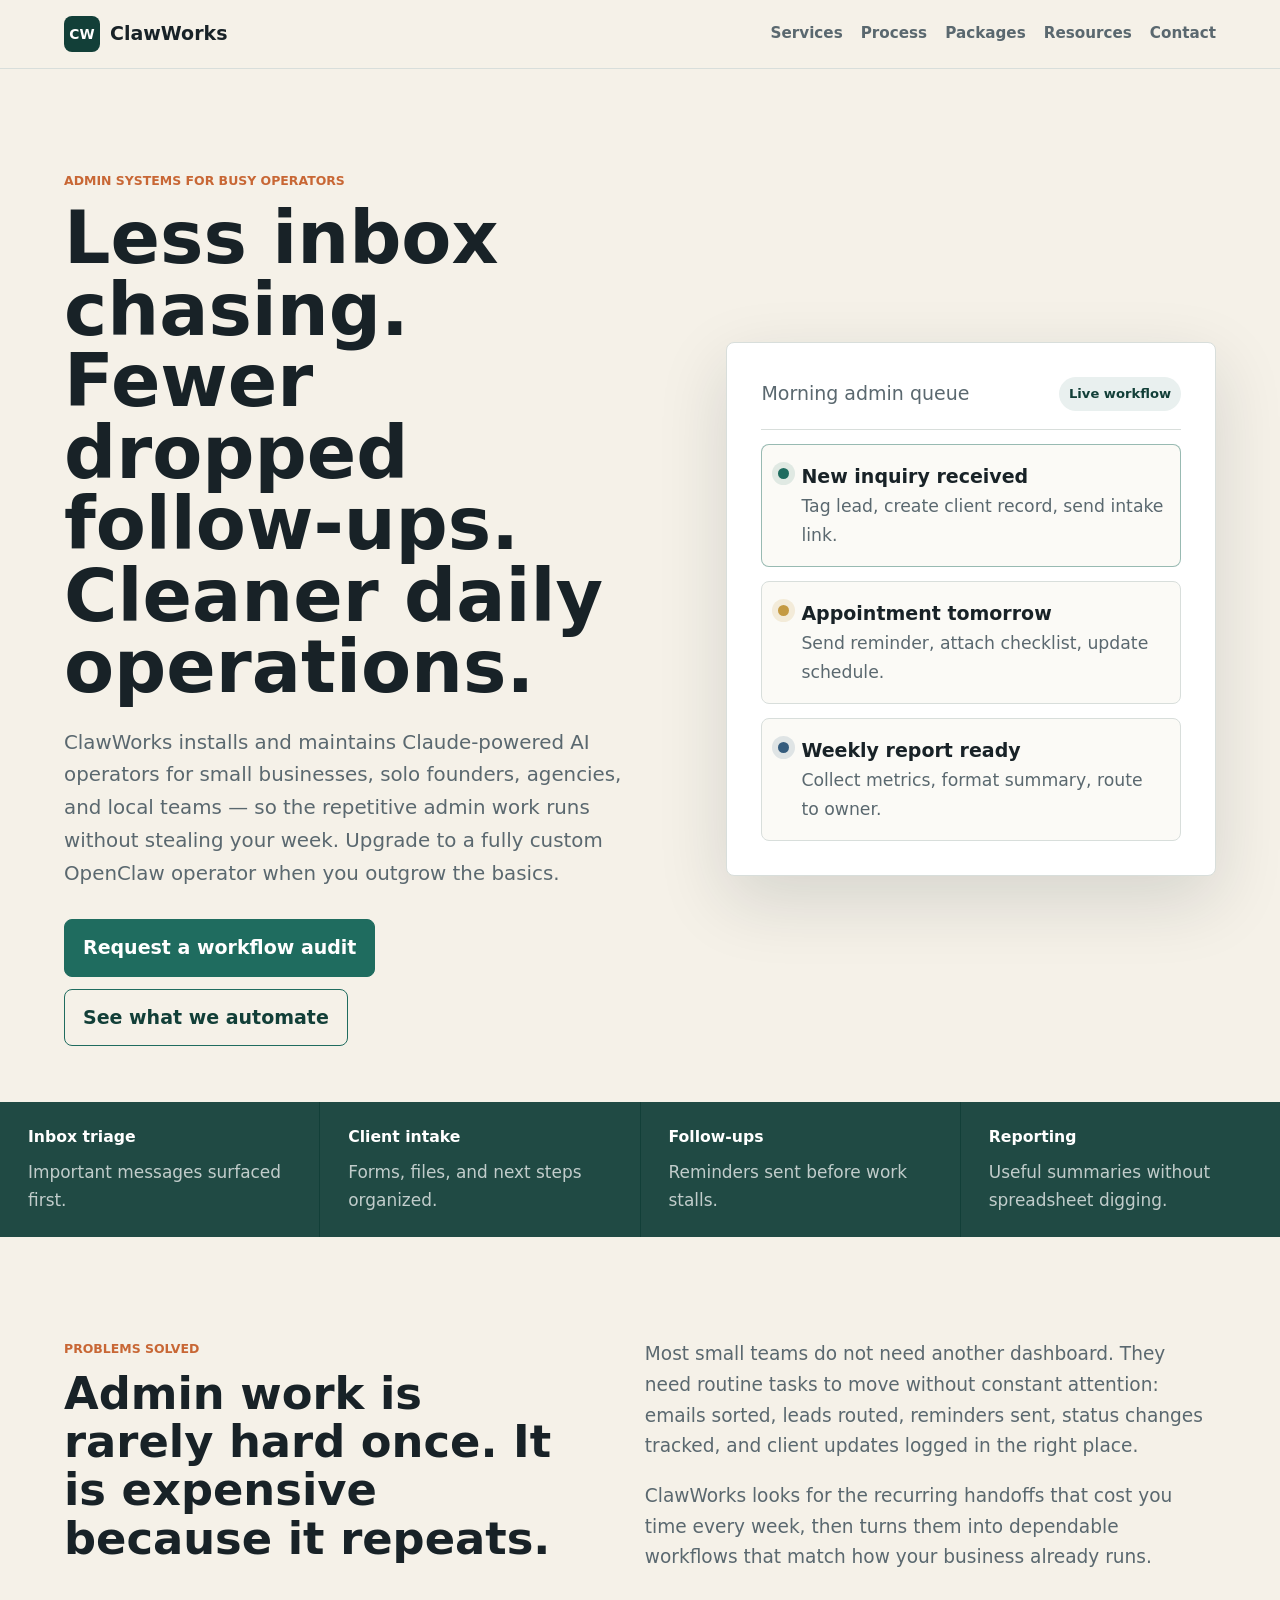
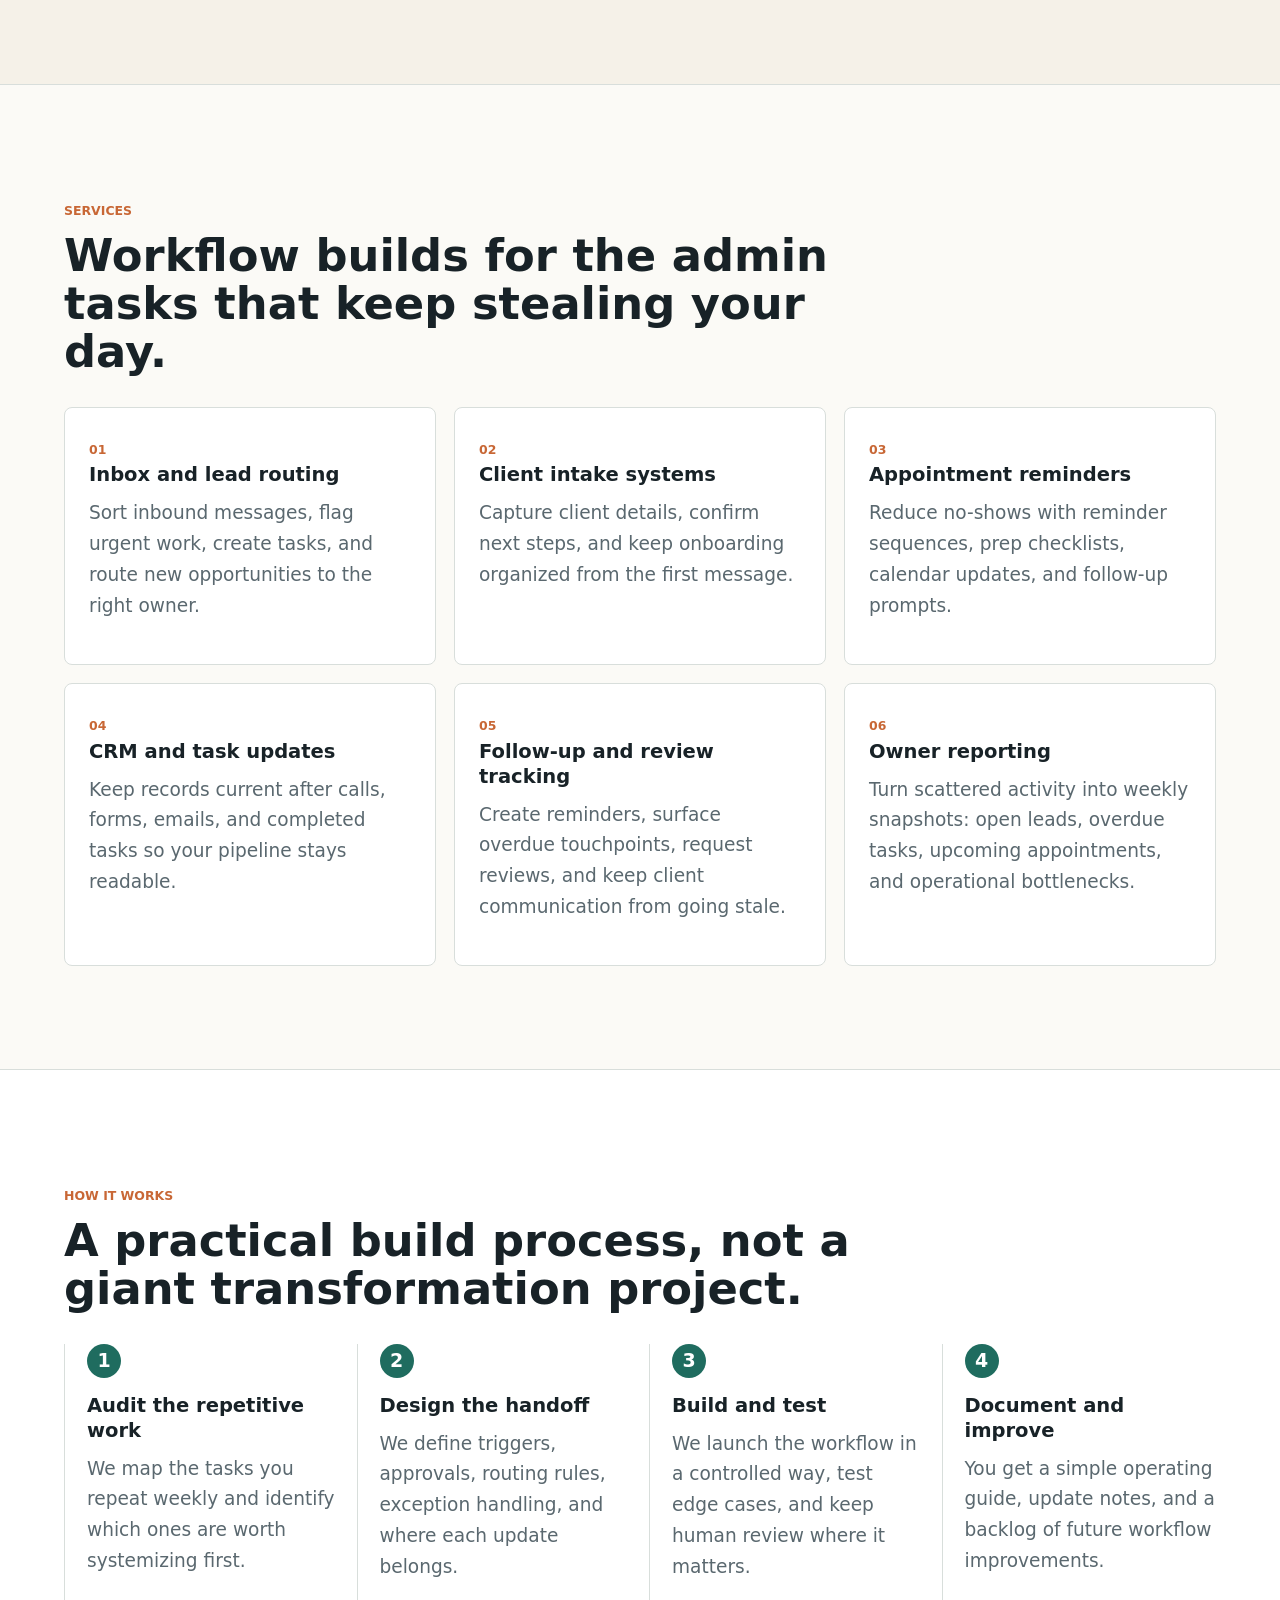
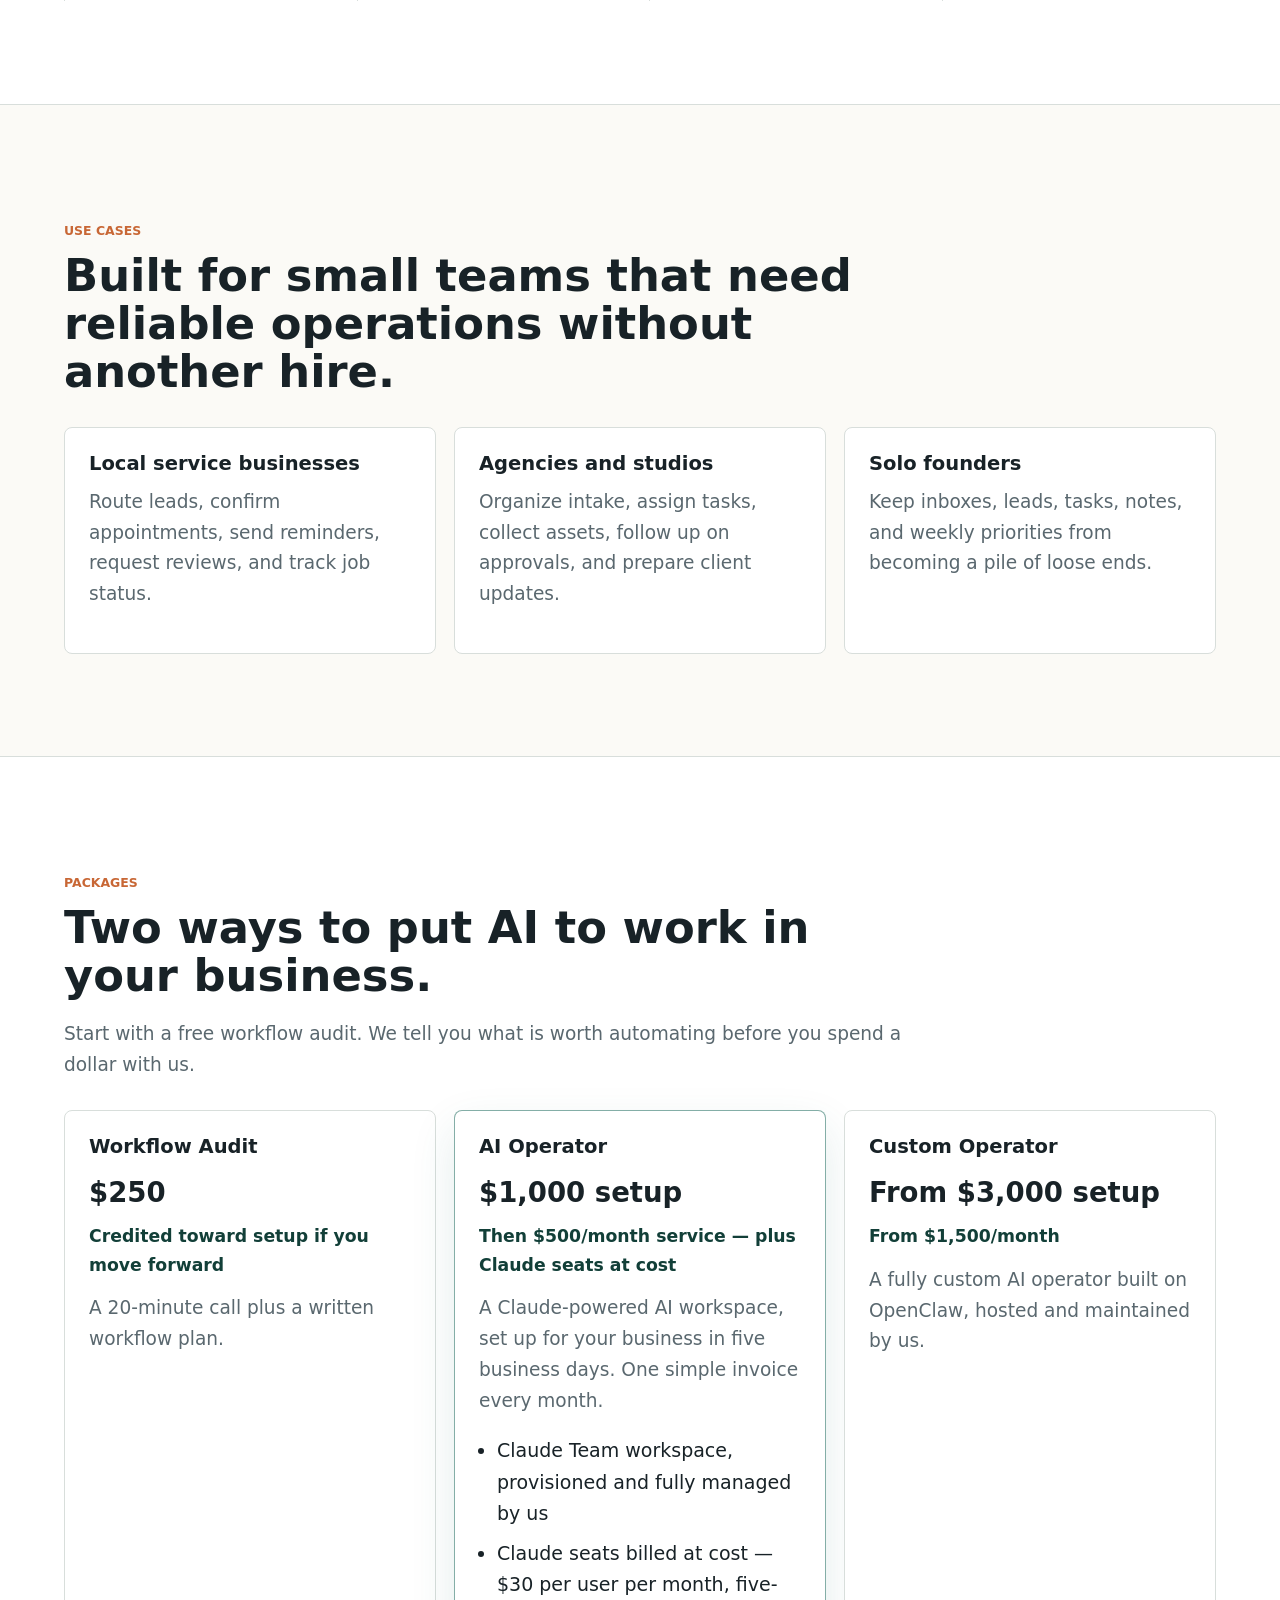
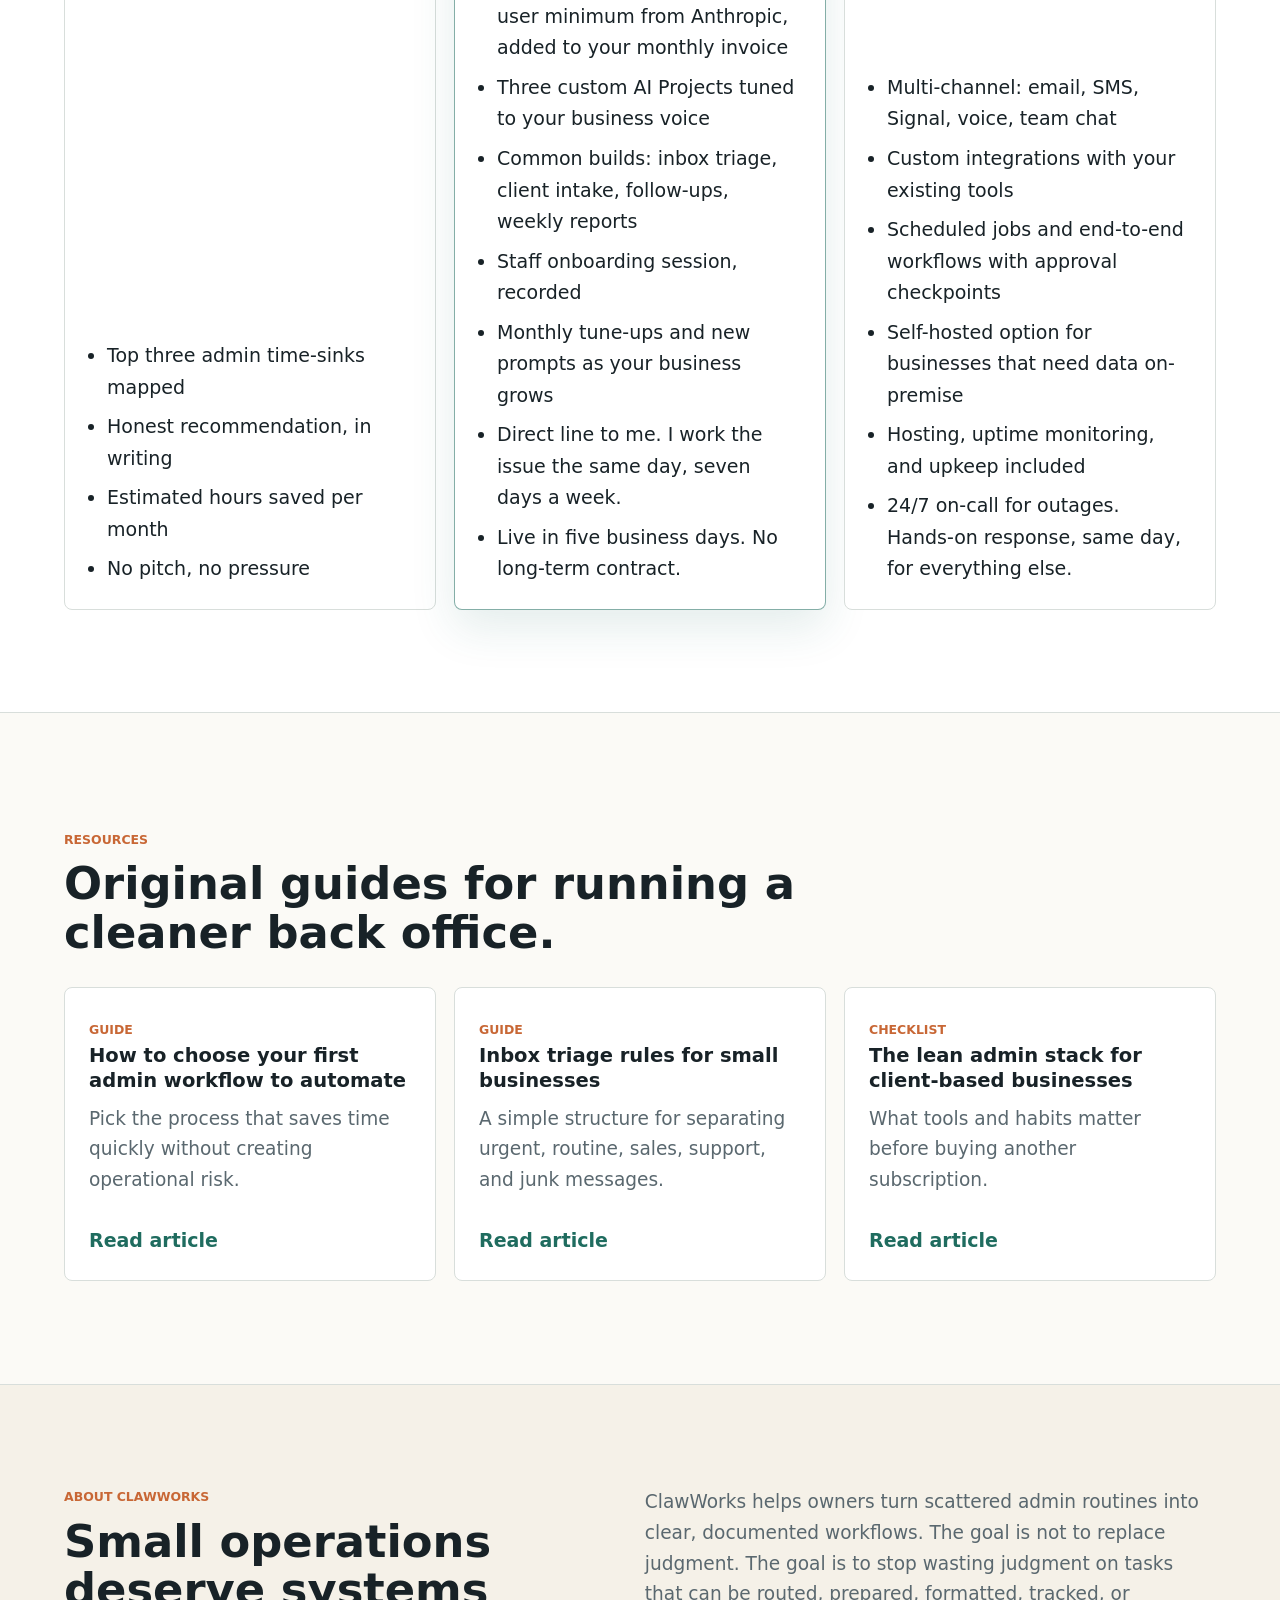
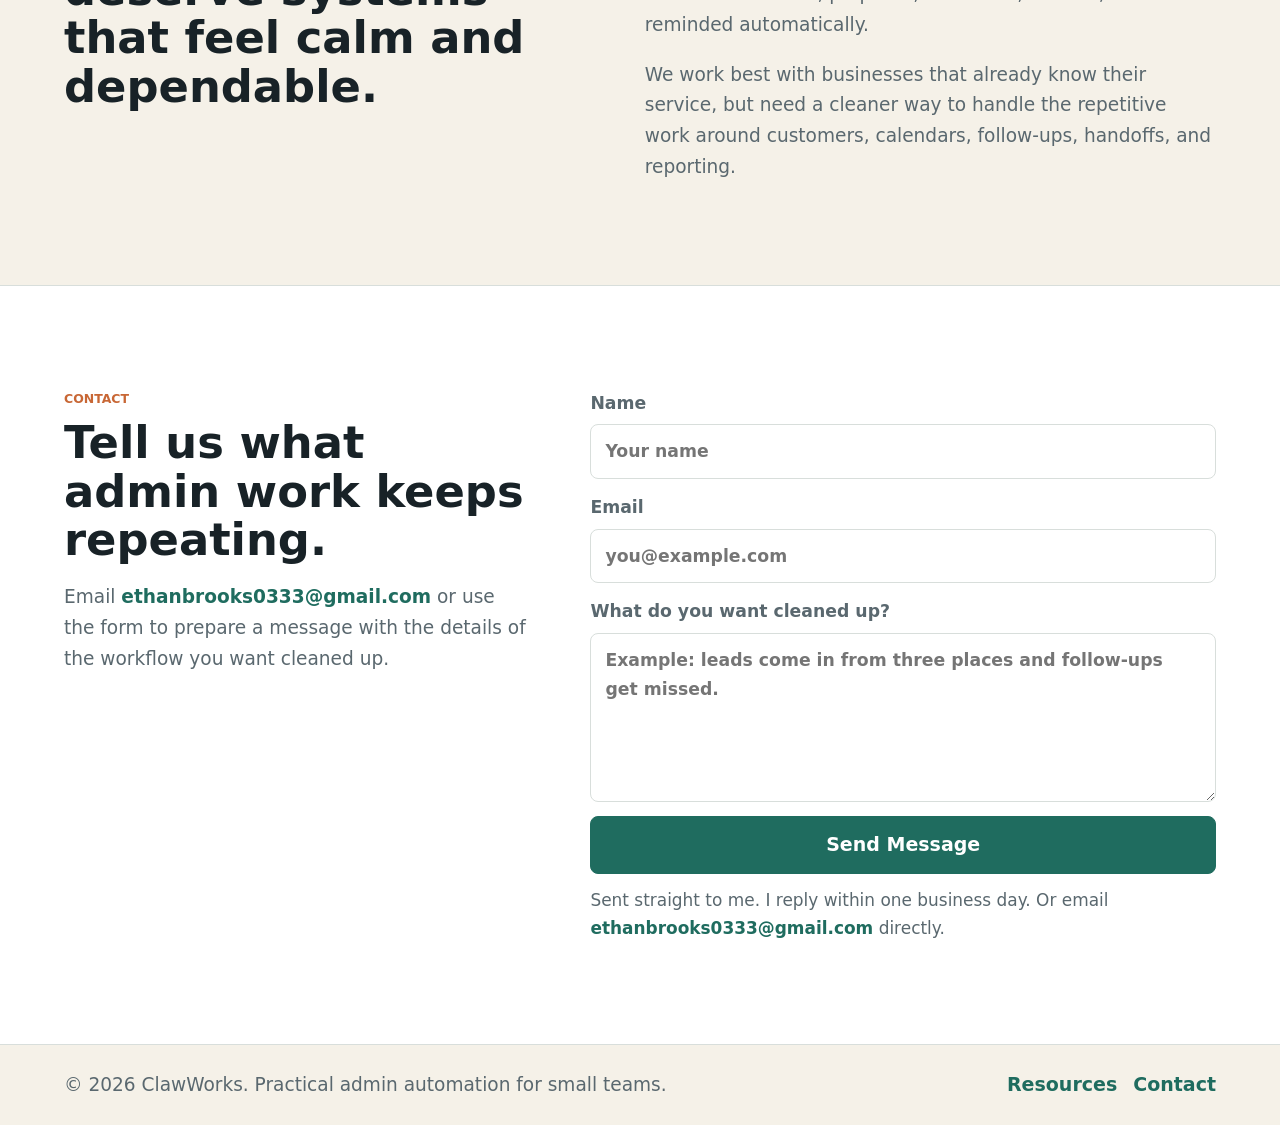
<file: index.html>
<!doctype html>
<html lang="en">
  <head>
    <meta charset="utf-8">
    <meta name="viewport" content="width=device-width, initial-scale=1">
    <title>ClawWorks | Claude AI Operators for Small Business</title>
    <meta
      name="description"
      content="ClawWorks installs and maintains Claude-powered AI operators for small businesses: inbox triage, client intake, follow-ups, weekly reports. Set up in five business days."
    >
    <link rel="stylesheet" href="styles.css">
  </head>
  <body>
    <header class="site-header">
      <a class="brand" href="index.html" aria-label="ClawWorks home">
        <span class="brand-mark">CW</span>
        <span>ClawWorks</span>
      </a>
      <button class="menu-button" type="button" aria-expanded="false" aria-controls="site-nav">
        Menu
      </button>
      <nav id="site-nav" class="site-nav" aria-label="Main navigation">
        <a href="#services">Services</a>
        <a href="#process">Process</a>
        <a href="#pricing">Packages</a>
        <a href="#resources">Resources</a>
        <a href="#contact">Contact</a>
      </nav>
    </header>

    <main>
      <section class="hero">
        <div class="hero-copy">
          <p class="eyebrow">Admin systems for busy operators</p>
          <h1>Less inbox chasing. Fewer dropped follow-ups. Cleaner daily operations.</h1>
          <p>
            ClawWorks installs and maintains Claude-powered AI operators for
            small businesses, solo founders, agencies, and local teams &mdash;
            so the repetitive admin work runs without stealing your week.
            Upgrade to a fully custom OpenClaw operator when you outgrow
            the basics.
          </p>
          <div class="hero-actions">
            <a class="button primary" href="#contact">Request a workflow audit</a>
            <a class="button secondary" href="#services">See what we automate</a>
          </div>
        </div>
        <div class="workflow-board" aria-label="Workflow example">
          <div class="board-header">
            <span>Morning admin queue</span>
            <strong>Live workflow</strong>
          </div>
          <div class="workflow-card active">
            <span class="status-dot"></span>
            <div>
              <strong>New inquiry received</strong>
              <p>Tag lead, create client record, send intake link.</p>
            </div>
          </div>
          <div class="workflow-card">
            <span class="status-dot amber"></span>
            <div>
              <strong>Appointment tomorrow</strong>
              <p>Send reminder, attach checklist, update schedule.</p>
            </div>
          </div>
          <div class="workflow-card">
            <span class="status-dot blue"></span>
            <div>
              <strong>Weekly report ready</strong>
              <p>Collect metrics, format summary, route to owner.</p>
            </div>
          </div>
        </div>
      </section>

      <section class="signal-strip" aria-label="Common outcomes">
        <div><strong>Inbox triage</strong><span>Important messages surfaced first.</span></div>
        <div><strong>Client intake</strong><span>Forms, files, and next steps organized.</span></div>
        <div><strong>Follow-ups</strong><span>Reminders sent before work stalls.</span></div>
        <div><strong>Reporting</strong><span>Useful summaries without spreadsheet digging.</span></div>
      </section>

      <section id="problems" class="section split">
        <div>
          <p class="eyebrow">Problems solved</p>
          <h2>Admin work is rarely hard once. It is expensive because it repeats.</h2>
        </div>
        <div class="text-stack">
          <p>
            Most small teams do not need another dashboard. They need routine
            tasks to move without constant attention: emails sorted, leads routed,
            reminders sent, status changes tracked, and client updates logged in
            the right place.
          </p>
          <p>
            ClawWorks looks for the recurring handoffs that cost you time every
            week, then turns them into dependable workflows that match how your
            business already runs.
          </p>
        </div>
      </section>

      <section id="services" class="section services">
        <div class="section-heading">
          <p class="eyebrow">Services</p>
          <h2>Workflow builds for the admin tasks that keep stealing your day.</h2>
        </div>
        <div class="card-grid">
          <article class="card">
            <span class="card-number">01</span>
            <h3>Inbox and lead routing</h3>
            <p>
              Sort inbound messages, flag urgent work, create tasks, and route
              new opportunities to the right owner.
            </p>
          </article>
          <article class="card">
            <span class="card-number">02</span>
            <h3>Client intake systems</h3>
            <p>
              Capture client details, confirm next steps, and keep
              onboarding organized from the first message.
            </p>
          </article>
          <article class="card">
            <span class="card-number">03</span>
            <h3>Appointment reminders</h3>
            <p>
              Reduce no-shows with reminder sequences, prep checklists, calendar
              updates, and follow-up prompts.
            </p>
          </article>
          <article class="card">
            <span class="card-number">04</span>
            <h3>CRM and task updates</h3>
            <p>
              Keep records current after calls, forms, emails, and completed
              tasks so your pipeline stays readable.
            </p>
          </article>
          <article class="card">
            <span class="card-number">05</span>
            <h3>Follow-up and review tracking</h3>
            <p>
              Create reminders, surface overdue touchpoints, request reviews,
              and keep client communication from going stale.
            </p>
          </article>
          <article class="card">
            <span class="card-number">06</span>
            <h3>Owner reporting</h3>
            <p>
              Turn scattered activity into weekly snapshots: open leads, overdue
              tasks, upcoming appointments, and operational bottlenecks.
            </p>
          </article>
        </div>
      </section>

      <section id="process" class="section process">
        <div class="section-heading">
          <p class="eyebrow">How it works</p>
          <h2>A practical build process, not a giant transformation project.</h2>
        </div>
        <div class="steps">
          <div class="step">
            <span>1</span>
            <h3>Audit the repetitive work</h3>
            <p>We map the tasks you repeat weekly and identify which ones are worth systemizing first.</p>
          </div>
          <div class="step">
            <span>2</span>
            <h3>Design the handoff</h3>
            <p>We define triggers, approvals, routing rules, exception handling, and where each update belongs.</p>
          </div>
          <div class="step">
            <span>3</span>
            <h3>Build and test</h3>
            <p>We launch the workflow in a controlled way, test edge cases, and keep human review where it matters.</p>
          </div>
          <div class="step">
            <span>4</span>
            <h3>Document and improve</h3>
            <p>You get a simple operating guide, update notes, and a backlog of future workflow improvements.</p>
          </div>
        </div>
      </section>

      <section id="use-cases" class="section use-cases">
        <div class="section-heading">
          <p class="eyebrow">Use cases</p>
          <h2>Built for small teams that need reliable operations without another hire.</h2>
        </div>
        <div class="use-case-list">
          <article>
            <h3>Local service businesses</h3>
            <p>Route leads, confirm appointments, send reminders, request reviews, and track job status.</p>
          </article>
          <article>
            <h3>Agencies and studios</h3>
            <p>Organize intake, assign tasks, collect assets, follow up on approvals, and prepare client updates.</p>
          </article>
          <article>
            <h3>Solo founders</h3>
            <p>Keep inboxes, leads, tasks, notes, and weekly priorities from becoming a pile of loose ends.</p>
          </article>
        </div>
      </section>

      <section id="pricing" class="section pricing">
        <div class="section-heading">
          <p class="eyebrow">Packages</p>
          <h2>Two ways to put AI to work in your business.</h2>
          <p>Start with a free workflow audit. We tell you what is worth automating before you spend a dollar with us.</p>
        </div>
        <div class="pricing-grid">
          <article class="price-card">
            <h3>Workflow Audit</h3>
            <p class="price">$250</p>
            <p class="price-note">Credited toward setup if you move forward</p>
            <p>A 20-minute call plus a written workflow plan.</p>
            <ul>
              <li>Top three admin time-sinks mapped</li>
              <li>Honest recommendation, in writing</li>
              <li>Estimated hours saved per month</li>
              <li>No pitch, no pressure</li>
            </ul>
          </article>
          <article class="price-card featured">
            <h3>AI Operator</h3>
            <p class="price">$1,000 setup</p>
            <p class="price-note">Then $500/month service &mdash; plus Claude seats at cost</p>
            <p>A Claude-powered AI workspace, set up for your business in five business days. One simple invoice every month.</p>
            <ul>
              <li>Claude Team workspace, provisioned and fully managed by us</li>
              <li>Claude seats billed at cost &mdash; $30 per user per month, five-user minimum from Anthropic, added to your monthly invoice</li>
              <li>Three custom AI Projects tuned to your business voice</li>
              <li>Common builds: inbox triage, client intake, follow-ups, weekly reports</li>
              <li>Staff onboarding session, recorded</li>
              <li>Monthly tune-ups and new prompts as your business grows</li>
              <li>Direct line to me. I work the issue the same day, seven days a week.</li>
              <li>Live in five business days. No long-term contract.</li>
            </ul>
          </article>
          <article class="price-card">
            <h3>Custom Operator</h3>
            <p class="price">From $3,000 setup</p>
            <p class="price-note">From $1,500/month</p>
            <p>A fully custom AI operator built on OpenClaw, hosted and maintained by us.</p>
            <ul>
              <li>Multi-channel: email, SMS, Signal, voice, team chat</li>
              <li>Custom integrations with your existing tools</li>
              <li>Scheduled jobs and end-to-end workflows with approval checkpoints</li>
              <li>Self-hosted option for businesses that need data on-premise</li>
              <li>Hosting, uptime monitoring, and upkeep included</li>
              <li>24/7 on-call for outages. Hands-on response, same day, for everything else.</li>
            </ul>
          </article>
        </div>
      </section>

      <section id="resources" class="section resources">
        <div class="section-heading">
          <p class="eyebrow">Resources</p>
          <h2>Original guides for running a cleaner back office.</h2>
        </div>
        <div class="resource-grid">
          <article class="resource-card">
            <span>Guide</span>
            <h3>How to choose your first admin workflow to automate</h3>
            <p>Pick the process that saves time quickly without creating operational risk.</p>
            <a href="resources/first-admin-workflow.html">Read article</a>
          </article>
          <article class="resource-card">
            <span>Guide</span>
            <h3>Inbox triage rules for small businesses</h3>
            <p>A simple structure for separating urgent, routine, sales, support, and junk messages.</p>
            <a href="resources/inbox-triage-rules.html">Read article</a>
          </article>
          <article class="resource-card">
            <span>Checklist</span>
            <h3>The lean admin stack for client-based businesses</h3>
            <p>What tools and habits matter before buying another subscription.</p>
            <a href="resources/lean-admin-stack.html">Read article</a>
          </article>
        </div>
      </section>

      <section id="about" class="section split about">
        <div>
          <p class="eyebrow">About ClawWorks</p>
          <h2>Small operations deserve systems that feel calm and dependable.</h2>
        </div>
        <div class="text-stack">
          <p>
            ClawWorks helps owners turn scattered admin routines into clear,
            documented workflows. The goal is not to replace judgment. The goal
            is to stop wasting judgment on tasks that can be routed, prepared,
            formatted, tracked, or reminded automatically.
          </p>
          <p>
            We work best with businesses that already know their service, but
            need a cleaner way to handle the repetitive work around customers,
            calendars, follow-ups, handoffs, and reporting.
          </p>
        </div>
      </section>

      <section id="contact" class="section contact">
        <div>
          <p class="eyebrow">Contact</p>
          <h2>Tell us what admin work keeps repeating.</h2>
          <p>
            Email <a href="mailto:ethanbrooks0333@gmail.com">ethanbrooks0333@gmail.com</a> or use
            the form to prepare a message with the details of the workflow you
            want cleaned up.
          </p>
        </div>
        <form
          class="contact-form"
          name="contact"
          method="POST"
          action="/"
          netlify
          netlify-honeypot="bot-field"
          aria-label="Contact form"
        >
          <input type="hidden" name="form-name" value="contact">
          <p hidden>
            <label>Do not fill this out: <input name="bot-field"></label>
          </p>
          <label>
            Name
            <input type="text" name="name" placeholder="Your name" required>
          </label>
          <label>
            Email
            <input type="email" name="email" placeholder="you@example.com" required>
          </label>
          <label>
            What do you want cleaned up?
            <textarea name="message" rows="5" placeholder="Example: leads come in from three places and follow-ups get missed." required></textarea>
          </label>
          <button type="submit">Send Message</button>
          <p class="form-note" id="form-note">
            Sent straight to me. I reply within one business day. Or email
            <a href="mailto:ethanbrooks0333@gmail.com">ethanbrooks0333@gmail.com</a>
            directly.
          </p>
        </form>
      </section>
    </main>

    <footer class="site-footer">
      <p>&copy; <span id="year"></span> ClawWorks. Practical admin automation for small teams.</p>
      <div>
        <a href="#resources">Resources</a>
        <a href="#contact">Contact</a>
      </div>
    </footer>

    <script src="script.js"></script>
  </body>
</html>
</file>
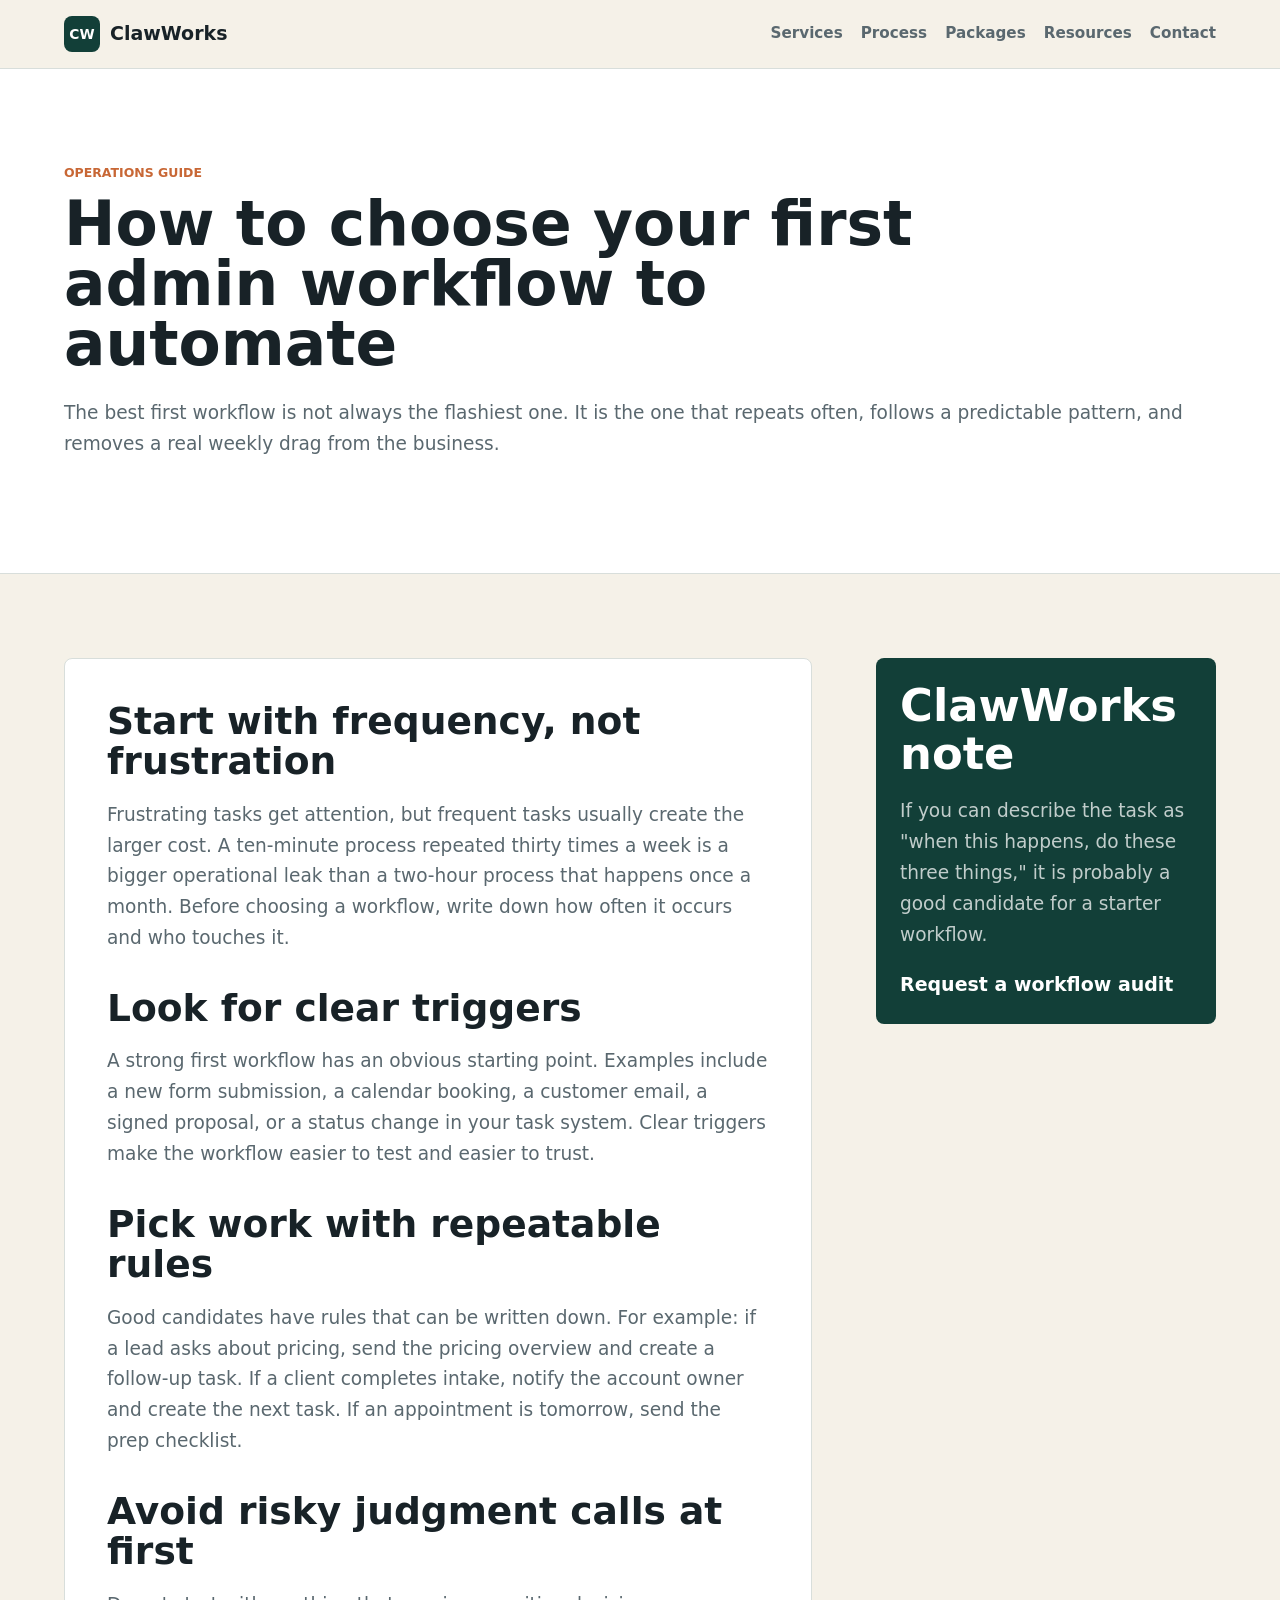
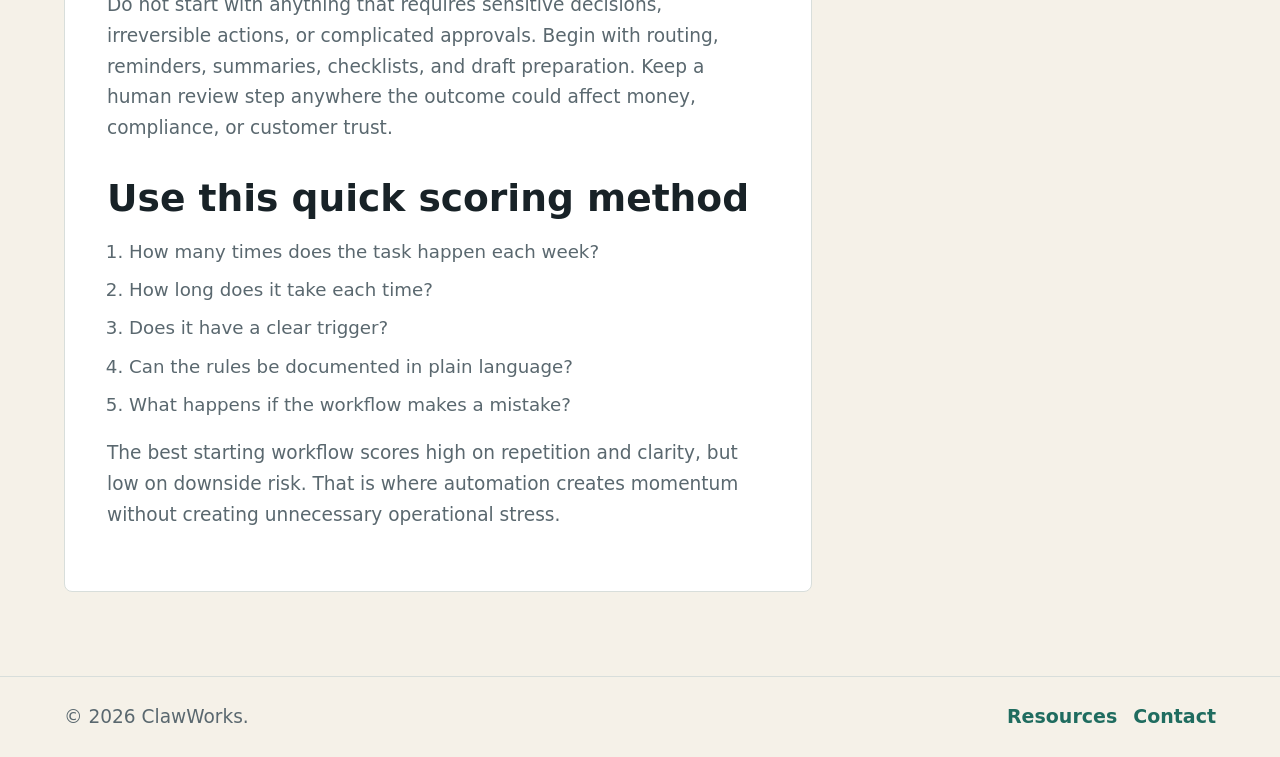
<file: resources/first-admin-workflow.html>
<!doctype html>
<html lang="en">
  <head>
    <meta charset="utf-8">
    <meta name="viewport" content="width=device-width, initial-scale=1">
    <title>How to Choose Your First Admin Workflow | ClawWorks</title>
    <meta
      name="description"
      content="A practical guide to choosing the first admin workflow to automate in a small business."
    >
    <link rel="stylesheet" href="../styles.css">
  </head>
  <body>
    <header class="site-header">
      <a class="brand" href="../index.html" aria-label="ClawWorks home">
        <span class="brand-mark">CW</span>
        <span>ClawWorks</span>
      </a>
      <button class="menu-button" type="button" aria-expanded="false" aria-controls="site-nav">
        Menu
      </button>
      <nav id="site-nav" class="site-nav" aria-label="Main navigation">
        <a href="../index.html#services">Services</a>
        <a href="../index.html#process">Process</a>
        <a href="../index.html#pricing">Packages</a>
        <a href="../index.html#resources">Resources</a>
        <a href="../index.html#contact">Contact</a>
      </nav>
    </header>

    <main>
      <section class="article-hero">
        <p class="eyebrow">Operations guide</p>
        <h1>How to choose your first admin workflow to automate</h1>
        <p>
          The best first workflow is not always the flashiest one. It is the one
          that repeats often, follows a predictable pattern, and removes a real
          weekly drag from the business.
        </p>
      </section>

      <div class="article-layout">
        <article class="article-body">
          <h2>Start with frequency, not frustration</h2>
          <p>
            Frustrating tasks get attention, but frequent tasks usually create
            the larger cost. A ten-minute process repeated thirty times a week is
            a bigger operational leak than a two-hour process that happens once a
            month. Before choosing a workflow, write down how often it occurs and
            who touches it.
          </p>

          <h2>Look for clear triggers</h2>
          <p>
            A strong first workflow has an obvious starting point. Examples
            include a new form submission, a calendar booking, a customer email,
            a signed proposal, or a status change in your task system. Clear triggers make
            the workflow easier to test and easier to trust.
          </p>

          <h2>Pick work with repeatable rules</h2>
          <p>
            Good candidates have rules that can be written down. For example:
            if a lead asks about pricing, send the pricing overview and create a
            follow-up task. If a client completes intake, notify the account
            owner and create the next task. If an appointment is tomorrow, send
            the prep checklist.
          </p>

          <h2>Avoid risky judgment calls at first</h2>
          <p>
            Do not start with anything that requires sensitive decisions,
            irreversible actions, or complicated approvals. Begin with routing,
            reminders, summaries, checklists, and draft preparation. Keep a human
            review step anywhere the outcome could affect money, compliance, or
            customer trust.
          </p>

          <h2>Use this quick scoring method</h2>
          <ol>
            <li>How many times does the task happen each week?</li>
            <li>How long does it take each time?</li>
            <li>Does it have a clear trigger?</li>
            <li>Can the rules be documented in plain language?</li>
            <li>What happens if the workflow makes a mistake?</li>
          </ol>
          <p>
            The best starting workflow scores high on repetition and clarity,
            but low on downside risk. That is where automation creates momentum
            without creating unnecessary operational stress.
          </p>
        </article>

        <aside class="article-aside">
          <h2>ClawWorks note</h2>
          <p>
            If you can describe the task as "when this happens, do these three
            things," it is probably a good candidate for a starter workflow.
          </p>
          <a href="../index.html#contact">Request a workflow audit</a>
        </aside>
      </div>
    </main>

    <footer class="site-footer">
      <p>&copy; <span id="year"></span> ClawWorks.</p>
      <div>
        <a href="../index.html#resources">Resources</a>
        <a href="../index.html#contact">Contact</a>
      </div>
    </footer>

    <script src="../script.js"></script>
  </body>
</html>
</file>
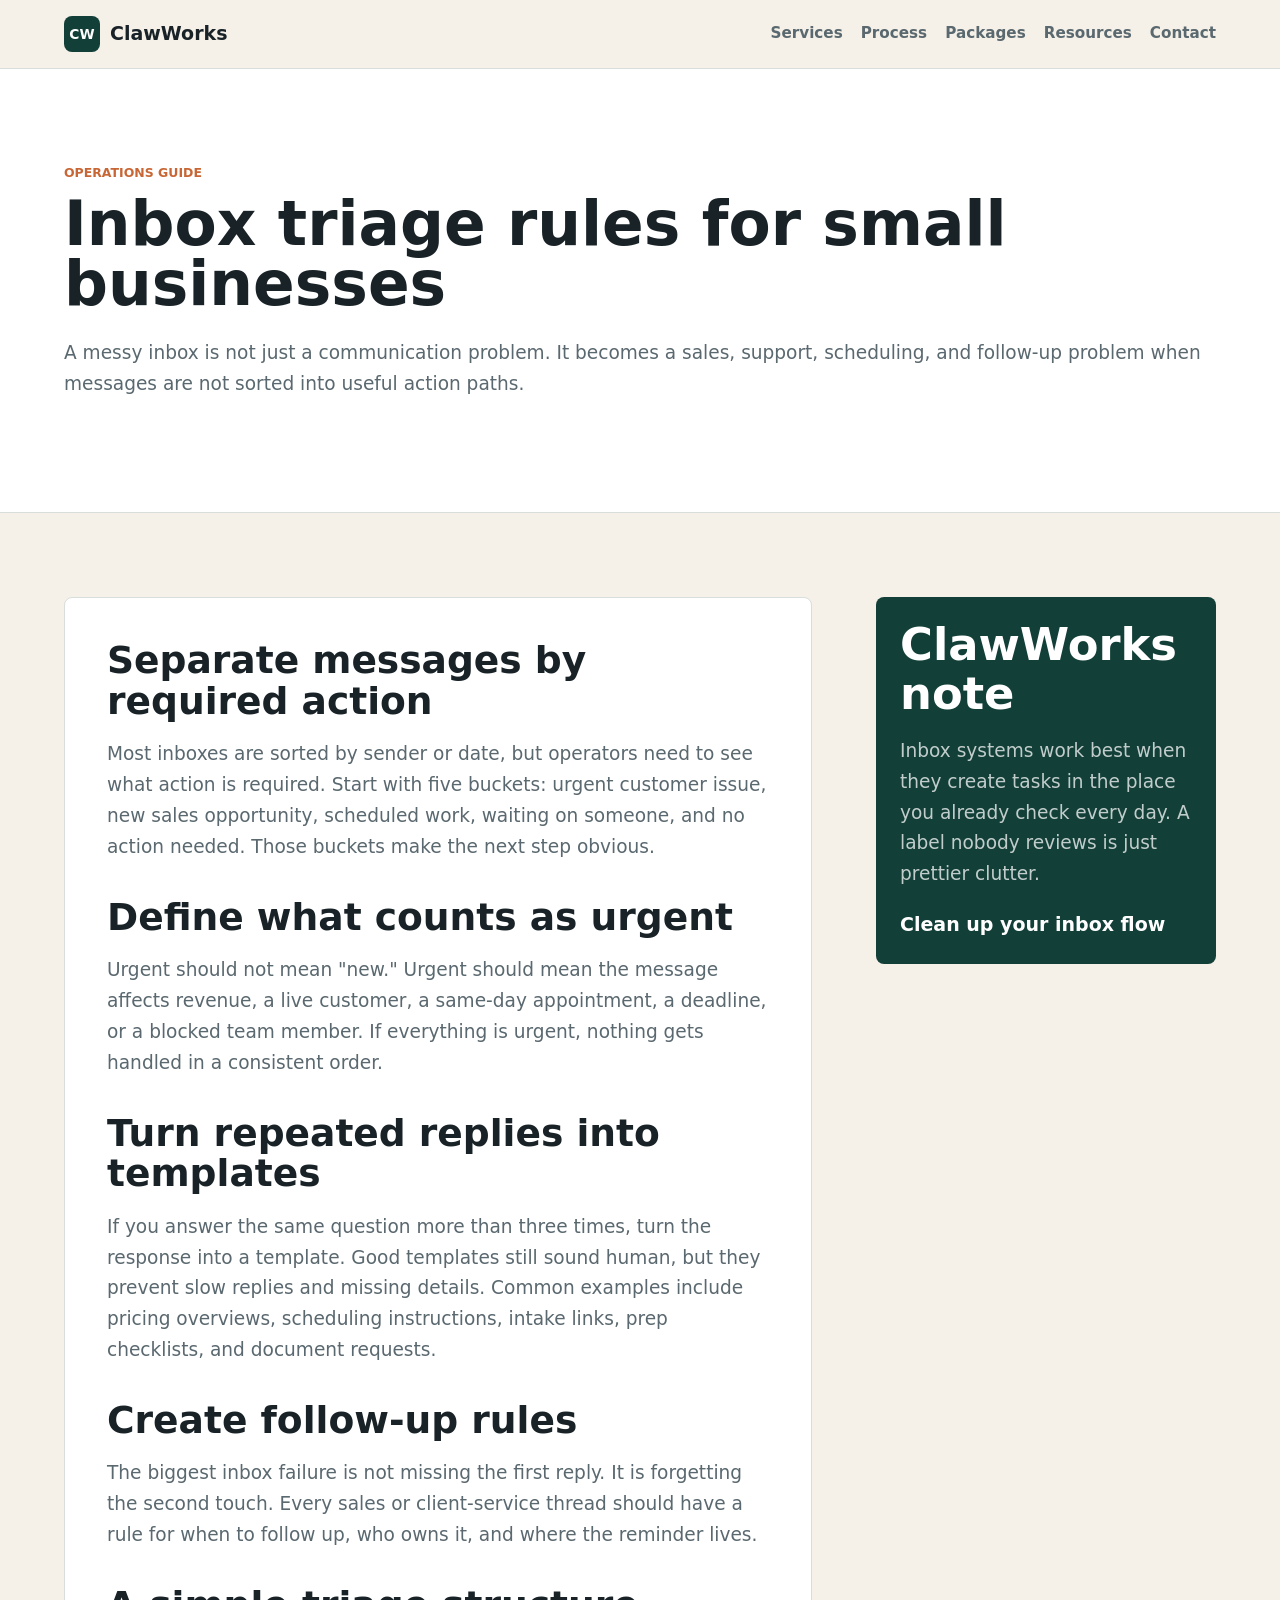
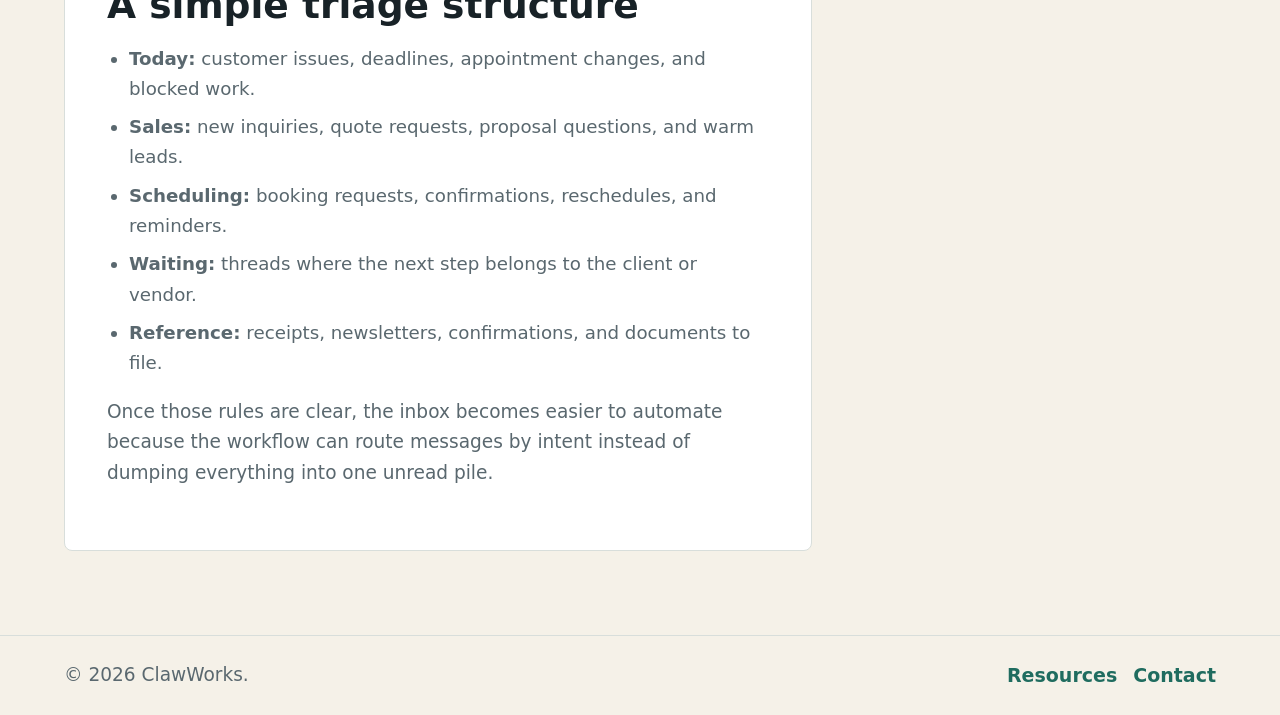
<file: resources/inbox-triage-rules.html>
<!doctype html>
<html lang="en">
  <head>
    <meta charset="utf-8">
    <meta name="viewport" content="width=device-width, initial-scale=1">
    <title>Inbox Triage Rules for Small Businesses | ClawWorks</title>
    <meta
      name="description"
      content="Simple inbox triage rules that help small businesses separate urgent work from routine messages."
    >
    <link rel="stylesheet" href="../styles.css">
  </head>
  <body>
    <header class="site-header">
      <a class="brand" href="../index.html" aria-label="ClawWorks home">
        <span class="brand-mark">CW</span>
        <span>ClawWorks</span>
      </a>
      <button class="menu-button" type="button" aria-expanded="false" aria-controls="site-nav">
        Menu
      </button>
      <nav id="site-nav" class="site-nav" aria-label="Main navigation">
        <a href="../index.html#services">Services</a>
        <a href="../index.html#process">Process</a>
        <a href="../index.html#pricing">Packages</a>
        <a href="../index.html#resources">Resources</a>
        <a href="../index.html#contact">Contact</a>
      </nav>
    </header>

    <main>
      <section class="article-hero">
        <p class="eyebrow">Operations guide</p>
        <h1>Inbox triage rules for small businesses</h1>
        <p>
          A messy inbox is not just a communication problem. It becomes a sales,
          support, scheduling, and follow-up problem when messages are not sorted
          into useful action paths.
        </p>
      </section>

      <div class="article-layout">
        <article class="article-body">
          <h2>Separate messages by required action</h2>
          <p>
            Most inboxes are sorted by sender or date, but operators need to see
            what action is required. Start with five buckets: urgent customer
            issue, new sales opportunity, scheduled work, waiting on someone, and
            no action needed. Those buckets make the next step obvious.
          </p>

          <h2>Define what counts as urgent</h2>
          <p>
            Urgent should not mean "new." Urgent should mean the message affects
            revenue, a live customer, a same-day appointment, a deadline, or a
            blocked team member. If everything is urgent, nothing gets handled in
            a consistent order.
          </p>

          <h2>Turn repeated replies into templates</h2>
          <p>
            If you answer the same question more than three times, turn the
            response into a template. Good templates still sound human, but they
            prevent slow replies and missing details. Common examples include
            pricing overviews, scheduling instructions, intake links, prep
            checklists, and document requests.
          </p>

          <h2>Create follow-up rules</h2>
          <p>
            The biggest inbox failure is not missing the first reply. It is
            forgetting the second touch. Every sales or client-service thread
            should have a rule for when to follow up, who owns it, and where the
            reminder lives.
          </p>

          <h2>A simple triage structure</h2>
          <ul>
            <li><strong>Today:</strong> customer issues, deadlines, appointment changes, and blocked work.</li>
            <li><strong>Sales:</strong> new inquiries, quote requests, proposal questions, and warm leads.</li>
            <li><strong>Scheduling:</strong> booking requests, confirmations, reschedules, and reminders.</li>
            <li><strong>Waiting:</strong> threads where the next step belongs to the client or vendor.</li>
            <li><strong>Reference:</strong> receipts, newsletters, confirmations, and documents to file.</li>
          </ul>
          <p>
            Once those rules are clear, the inbox becomes easier to automate
            because the workflow can route messages by intent instead of dumping
            everything into one unread pile.
          </p>
        </article>

        <aside class="article-aside">
          <h2>ClawWorks note</h2>
          <p>
            Inbox systems work best when they create tasks in the place you
            already check every day. A label nobody reviews is just prettier
            clutter.
          </p>
          <a href="../index.html#contact">Clean up your inbox flow</a>
        </aside>
      </div>
    </main>

    <footer class="site-footer">
      <p>&copy; <span id="year"></span> ClawWorks.</p>
      <div>
        <a href="../index.html#resources">Resources</a>
        <a href="../index.html#contact">Contact</a>
      </div>
    </footer>

    <script src="../script.js"></script>
  </body>
</html>
</file>
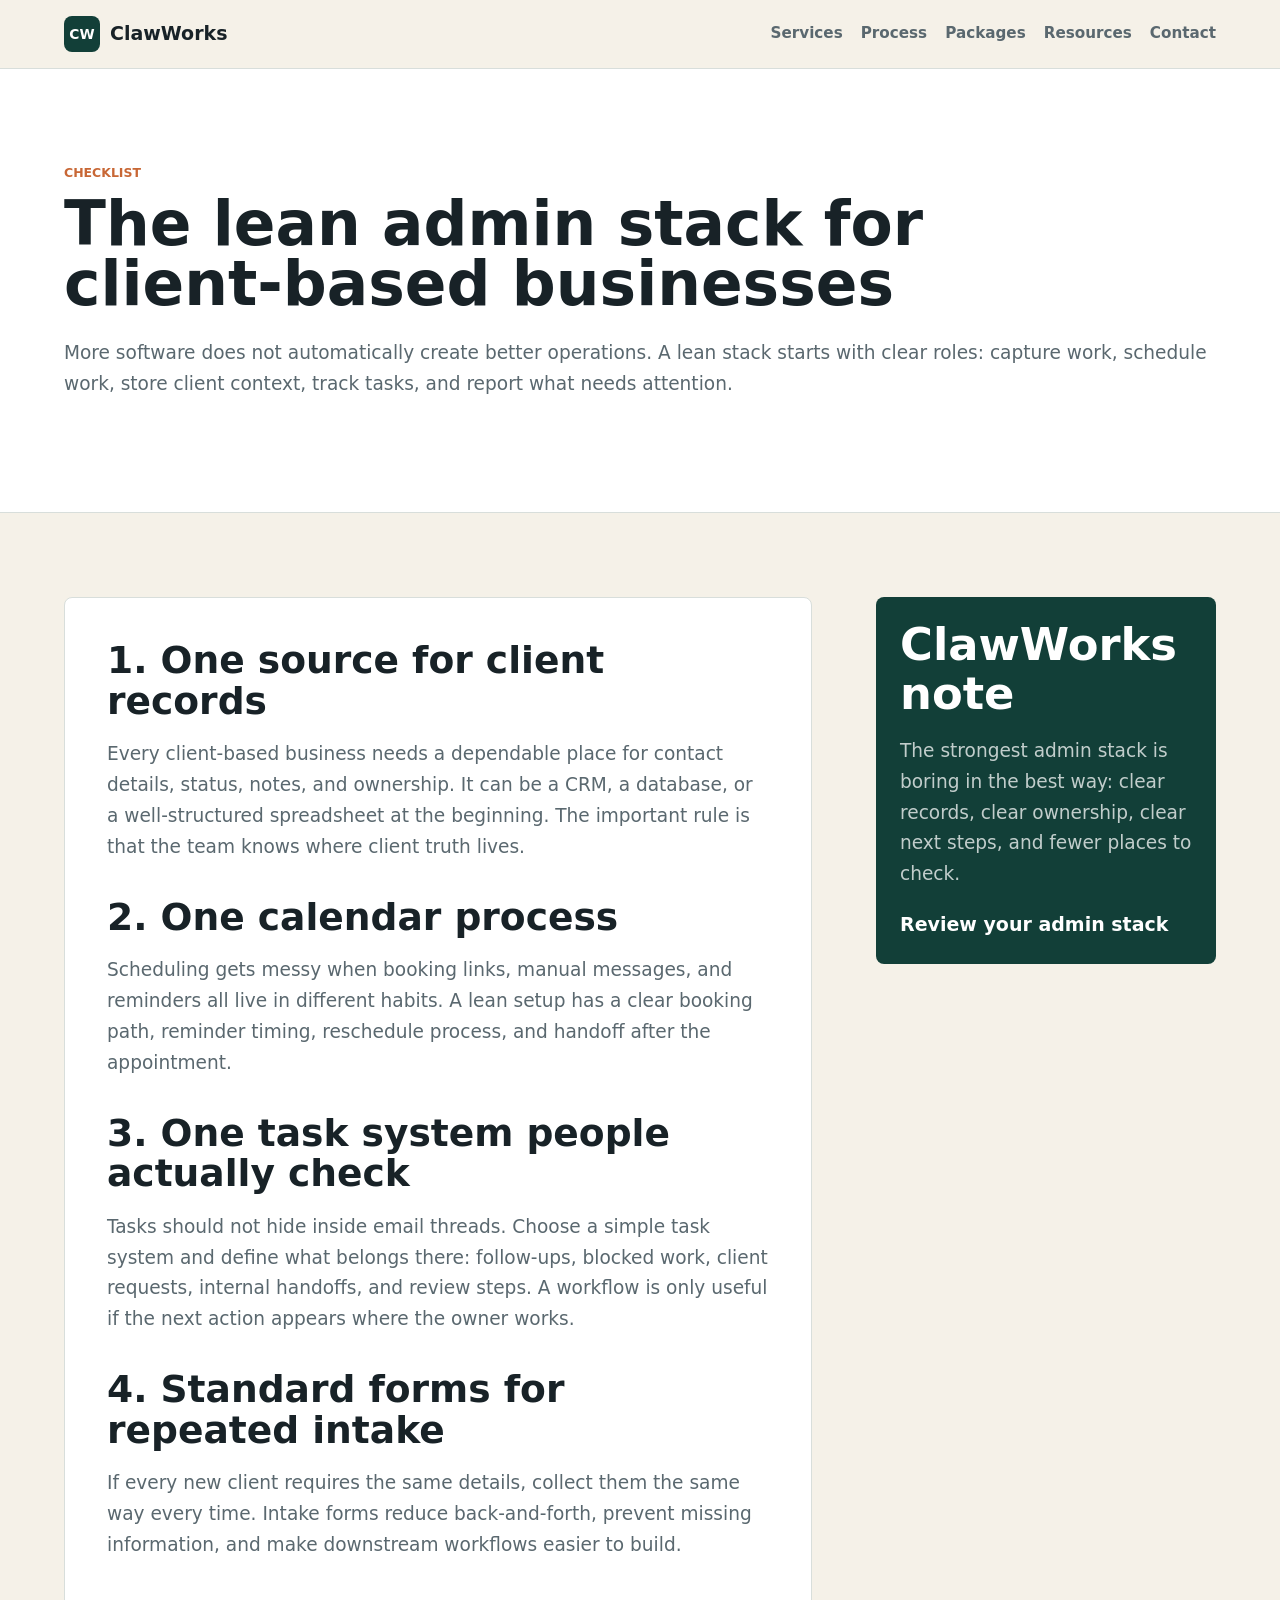
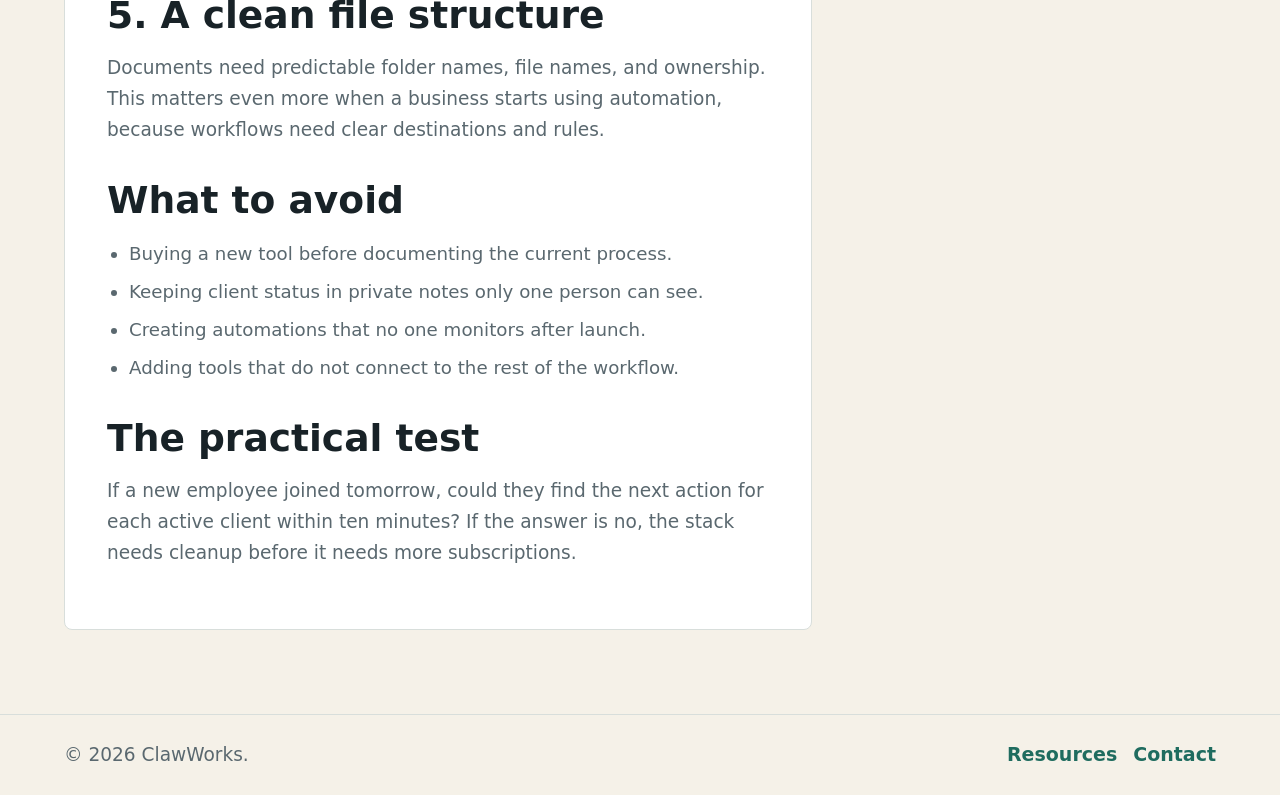
<file: resources/lean-admin-stack.html>
<!doctype html>
<html lang="en">
  <head>
    <meta charset="utf-8">
    <meta name="viewport" content="width=device-width, initial-scale=1">
    <title>The Lean Admin Stack for Client Businesses | ClawWorks</title>
    <meta
      name="description"
      content="A practical checklist for choosing the tools a client-based business needs before adding more software."
    >
    <link rel="stylesheet" href="../styles.css">
  </head>
  <body>
    <header class="site-header">
      <a class="brand" href="../index.html" aria-label="ClawWorks home">
        <span class="brand-mark">CW</span>
        <span>ClawWorks</span>
      </a>
      <button class="menu-button" type="button" aria-expanded="false" aria-controls="site-nav">
        Menu
      </button>
      <nav id="site-nav" class="site-nav" aria-label="Main navigation">
        <a href="../index.html#services">Services</a>
        <a href="../index.html#process">Process</a>
        <a href="../index.html#pricing">Packages</a>
        <a href="../index.html#resources">Resources</a>
        <a href="../index.html#contact">Contact</a>
      </nav>
    </header>

    <main>
      <section class="article-hero">
        <p class="eyebrow">Checklist</p>
        <h1>The lean admin stack for client-based businesses</h1>
        <p>
          More software does not automatically create better operations. A lean
          stack starts with clear roles: capture work, schedule work, store
          client context, track tasks, and report what needs attention.
        </p>
      </section>

      <div class="article-layout">
        <article class="article-body">
          <h2>1. One source for client records</h2>
          <p>
            Every client-based business needs a dependable place for contact
            details, status, notes, and ownership. It can be a CRM, a database,
            or a well-structured spreadsheet at the beginning. The important
            rule is that the team knows where client truth lives.
          </p>

          <h2>2. One calendar process</h2>
          <p>
            Scheduling gets messy when booking links, manual messages, and
            reminders all live in different habits. A lean setup has a clear
            booking path, reminder timing, reschedule process, and handoff after
            the appointment.
          </p>

          <h2>3. One task system people actually check</h2>
          <p>
            Tasks should not hide inside email threads. Choose a simple task
            system and define what belongs there: follow-ups, blocked work,
            client requests, internal handoffs, and review steps. A workflow is
            only useful if the next action appears where the owner works.
          </p>

          <h2>4. Standard forms for repeated intake</h2>
          <p>
            If every new client requires the same details, collect them the same
            way every time. Intake forms reduce back-and-forth, prevent missing
            information, and make downstream workflows easier to build.
          </p>

          <h2>5. A clean file structure</h2>
          <p>
            Documents need predictable folder names, file names, and ownership.
            This matters even more when a business starts using automation,
            because workflows need clear destinations and rules.
          </p>

          <h2>What to avoid</h2>
          <ul>
            <li>Buying a new tool before documenting the current process.</li>
            <li>Keeping client status in private notes only one person can see.</li>
            <li>Creating automations that no one monitors after launch.</li>
            <li>Adding tools that do not connect to the rest of the workflow.</li>
          </ul>

          <h2>The practical test</h2>
          <p>
            If a new employee joined tomorrow, could they find the next action
            for each active client within ten minutes? If the answer is no, the
            stack needs cleanup before it needs more subscriptions.
          </p>
        </article>

        <aside class="article-aside">
          <h2>ClawWorks note</h2>
          <p>
            The strongest admin stack is boring in the best way: clear records,
            clear ownership, clear next steps, and fewer places to check.
          </p>
          <a href="../index.html#contact">Review your admin stack</a>
        </aside>
      </div>
    </main>

    <footer class="site-footer">
      <p>&copy; <span id="year"></span> ClawWorks.</p>
      <div>
        <a href="../index.html#resources">Resources</a>
        <a href="../index.html#contact">Contact</a>
      </div>
    </footer>

    <script src="../script.js"></script>
  </body>
</html>
</file>
<file: styles.css>
:root {
  color-scheme: light;
  --ink: #182227;
  --muted: #5a686f;
  --paper: #f5f1e8;
  --surface: #ffffff;
  --surface-strong: #e9f0ef;
  --line: #d8dedb;
  --brand: #1f6c5f;
  --brand-dark: #123f38;
  --accent: #c86735;
  --blue: #355c7d;
  --gold: #c49a43;
  --shadow: 0 24px 70px rgba(24, 34, 39, 0.14);
}

* {
  box-sizing: border-box;
}

html {
  scroll-behavior: smooth;
}

body {
  background: var(--paper);
  color: var(--ink);
  font-family: Inter, ui-sans-serif, system-ui, -apple-system, BlinkMacSystemFont, "Segoe UI", Arial, sans-serif;
  font-size: 19px;
  line-height: 1.66;
  margin: 0;
}

a {
  color: var(--brand);
  font-weight: 750;
  text-decoration: none;
}

a:hover {
  text-decoration: underline;
}

.site-header {
  align-items: center;
  background: rgba(245, 241, 232, 0.95);
  border-bottom: 1px solid var(--line);
  display: grid;
  gap: 18px;
  grid-template-columns: auto 1fr;
  padding: 16px clamp(18px, 5vw, 72px);
  position: sticky;
  top: 0;
  z-index: 20;
}

.brand {
  align-items: center;
  color: var(--ink);
  display: inline-flex;
  gap: 10px;
  min-width: max-content;
}

.brand:hover {
  text-decoration: none;
}

.brand-mark {
  align-items: center;
  background: var(--brand-dark);
  border-radius: 8px;
  color: #fff;
  display: inline-flex;
  font-size: 0.86rem;
  font-weight: 850;
  height: 36px;
  justify-content: center;
  width: 36px;
}

.site-nav {
  display: flex;
  flex-wrap: wrap;
  gap: 18px;
  justify-content: flex-end;
}

.site-nav a {
  color: var(--muted);
  font-size: 0.95rem;
}

.menu-button {
  display: none;
}

.hero {
  align-items: center;
  display: grid;
  gap: clamp(28px, 5vw, 72px);
  grid-template-columns: minmax(0, 1.1fr) minmax(320px, 0.9fr);
  min-height: calc(100vh - 69px);
  padding: clamp(48px, 8vw, 104px) clamp(18px, 5vw, 72px) 56px;
}

.hero-copy {
  max-width: 820px;
}

.eyebrow,
.card-number,
.resource-card span {
  color: var(--accent);
  font-size: 0.78rem;
  font-weight: 850;
  letter-spacing: 0;
  margin: 0 0 10px;
  text-transform: uppercase;
}

h1,
h2,
h3,
p {
  margin-top: 0;
}

h1 {
  font-size: clamp(2.55rem, 5.7vw, 5.25rem);
  line-height: 0.98;
  margin-bottom: 24px;
  max-width: 900px;
}

h2 {
  font-size: clamp(1.9rem, 3.5vw, 3rem);
  line-height: 1.08;
  margin-bottom: 18px;
}

h3 {
  font-size: 1.22rem;
  line-height: 1.28;
  margin-bottom: 10px;
}

p {
  color: var(--muted);
  font-size: 1.16rem;
}

.hero-copy p:not(.eyebrow) {
  font-size: 1.24rem;
  max-width: 660px;
}

.hero-actions {
  display: flex;
  flex-wrap: wrap;
  gap: 12px;
  margin-top: 28px;
}

.button,
button {
  border: 1px solid var(--brand);
  border-radius: 8px;
  cursor: pointer;
  display: inline-flex;
  font: inherit;
  font-weight: 800;
  justify-content: center;
  padding: 12px 18px;
}

.button:hover,
button:hover {
  text-decoration: none;
  transform: translateY(-1px);
}

.button.primary,
button {
  background: var(--brand);
  color: #fff;
}

.button.secondary {
  background: transparent;
  color: var(--brand-dark);
}

.workflow-board {
  background: var(--surface);
  border: 1px solid var(--line);
  border-radius: 8px;
  box-shadow: var(--shadow);
  display: grid;
  gap: 14px;
  padding: clamp(20px, 3.5vw, 34px);
}

.board-header {
  align-items: center;
  border-bottom: 1px solid var(--line);
  display: flex;
  gap: 12px;
  justify-content: space-between;
  padding-bottom: 18px;
}

.board-header span {
  color: var(--muted);
}

.board-header strong {
  background: var(--surface-strong);
  border-radius: 999px;
  color: var(--brand-dark);
  font-size: 0.82rem;
  padding: 6px 10px;
}

.workflow-card {
  align-items: flex-start;
  background: #fbfaf6;
  border: 1px solid var(--line);
  border-radius: 8px;
  display: grid;
  gap: 12px;
  grid-template-columns: auto 1fr;
  padding: 16px;
}

.workflow-card.active {
  border-color: rgba(31, 108, 95, 0.45);
}

.workflow-card p {
  font-size: 1.08rem;
  margin-bottom: 0;
}

.status-dot {
  background: var(--brand);
  border-radius: 50%;
  box-shadow: 0 0 0 6px rgba(31, 108, 95, 0.12);
  height: 11px;
  margin-top: 7px;
  width: 11px;
}

.status-dot.amber {
  background: var(--gold);
  box-shadow: 0 0 0 6px rgba(196, 154, 67, 0.16);
}

.status-dot.blue {
  background: var(--blue);
  box-shadow: 0 0 0 6px rgba(53, 92, 125, 0.14);
}

.signal-strip {
  background: var(--brand-dark);
  color: #fff;
  display: grid;
  gap: 1px;
  grid-template-columns: repeat(4, minmax(0, 1fr));
}

.signal-strip div {
  background: rgba(255, 255, 255, 0.06);
  min-height: 118px;
  padding: 22px clamp(16px, 2.4vw, 28px);
}

.signal-strip strong,
.signal-strip span {
  display: block;
}

.signal-strip span {
  color: rgba(255, 255, 255, 0.72);
  font-size: 1.06rem;
  margin-top: 8px;
}

.signal-strip strong {
  font-size: 0.98rem;
  white-space: nowrap;
}

.section {
  padding: clamp(56px, 8vw, 104px) clamp(18px, 5vw, 72px);
}

.split {
  display: grid;
  gap: clamp(24px, 5vw, 72px);
  grid-template-columns: minmax(0, 0.95fr) minmax(300px, 1.05fr);
}

.section-heading {
  max-width: 850px;
}

.text-stack p:last-child {
  margin-bottom: 0;
}

.card-grid,
.pricing-grid,
.resource-grid {
  display: grid;
  gap: 18px;
  margin-top: 30px;
}

.card-grid {
  grid-template-columns: repeat(3, minmax(0, 1fr));
}

.card,
.price-card,
.resource-card,
.use-case-list article {
  background: var(--surface);
  border: 1px solid var(--line);
  border-radius: 8px;
  padding: 24px;
}

.card {
  min-height: 245px;
}

.services,
.use-cases,
.resources {
  background: #fbfaf6;
  border-top: 1px solid var(--line);
}

.process,
.pricing,
.contact {
  background: var(--surface);
  border-top: 1px solid var(--line);
}

.steps,
.use-case-list {
  display: grid;
  gap: 18px;
  grid-template-columns: repeat(4, minmax(0, 1fr));
  margin-top: 30px;
}

.step {
  border-left: 1px solid var(--line);
  padding-left: 22px;
}

.step span {
  align-items: center;
  background: var(--brand);
  border-radius: 50%;
  color: #fff;
  display: inline-flex;
  font-weight: 850;
  height: 34px;
  justify-content: center;
  margin-bottom: 16px;
  width: 34px;
}

.use-case-list {
  grid-template-columns: repeat(3, minmax(0, 1fr));
}

.pricing-grid {
  grid-template-columns: repeat(3, minmax(0, 1fr));
}

.section-heading p {
  margin-top: 14px;
}

.price-card {
  display: flex;
  flex-direction: column;
}

.price-card.featured {
  border-color: rgba(31, 108, 95, 0.55);
  box-shadow: 0 18px 45px rgba(31, 108, 95, 0.12);
}

.price {
  color: var(--ink);
  font-size: 1.72rem;
  font-weight: 850;
  margin-bottom: 6px;
}

.price-note {
  color: var(--brand-dark);
  font-size: 1.08rem;
  font-weight: 800;
  margin-bottom: 14px;
}

.price-card ul {
  margin: auto 0 0;
  padding-left: 18px;
}

.price-card li + li {
  margin-top: 8px;
}

.resource-grid {
  grid-template-columns: repeat(3, minmax(0, 1fr));
}

.resource-card {
  min-height: 250px;
}

.resource-card a {
  display: inline-flex;
  margin-top: 10px;
}

.about {
  border-top: 1px solid var(--line);
}

.contact {
  display: grid;
  gap: clamp(24px, 5vw, 72px);
  grid-template-columns: minmax(0, 0.85fr) minmax(300px, 1.15fr);
}

.contact-form {
  display: grid;
  gap: 14px;
}

label {
  color: var(--muted);
  display: grid;
  font-size: 1.08rem;
  font-weight: 750;
  gap: 7px;
}

input,
textarea {
  border: 1px solid var(--line);
  border-radius: 8px;
  color: var(--ink);
  font: inherit;
  padding: 12px 14px;
  width: 100%;
}

.form-note {
  color: var(--muted);
  font-size: 1.06rem;
  margin: -2px 0 0;
}

.form-note a {
  word-break: break-word;
}

textarea {
  resize: vertical;
}

.site-footer {
  align-items: center;
  border-top: 1px solid var(--line);
  display: flex;
  flex-wrap: wrap;
  gap: 16px;
  justify-content: space-between;
  padding: 24px clamp(18px, 5vw, 72px);
}

.site-footer p {
  margin: 0;
}

.site-footer div {
  display: flex;
  flex-wrap: wrap;
  gap: 16px;
}

.article-hero {
  background: var(--surface);
  border-bottom: 1px solid var(--line);
  padding: clamp(46px, 8vw, 94px) clamp(18px, 5vw, 72px);
}

.article-hero h1 {
  font-size: clamp(2.35rem, 4.8vw, 4.5rem);
  max-width: 950px;
}

.article-layout {
  display: grid;
  gap: clamp(28px, 5vw, 70px);
  grid-template-columns: minmax(0, 760px) minmax(240px, 340px);
  padding: clamp(46px, 7vw, 84px) clamp(18px, 5vw, 72px);
}

.article-body {
  background: var(--surface);
  border: 1px solid var(--line);
  border-radius: 8px;
  padding: clamp(24px, 4vw, 42px);
}

.article-body h2 {
  font-size: clamp(1.7rem, 3vw, 2.35rem);
  margin-top: 34px;
}

.article-body h2:first-child {
  margin-top: 0;
}

.article-body ul,
.article-body ol {
  color: var(--muted);
  font-size: 1.14rem;
  padding-left: 22px;
}

.article-body li + li {
  margin-top: 8px;
}

.article-aside {
  align-self: start;
  background: var(--brand-dark);
  border-radius: 8px;
  color: #fff;
  padding: 24px;
  position: sticky;
  top: 92px;
}

.article-aside p {
  color: rgba(255, 255, 255, 0.74);
}

.article-aside a {
  color: #fff;
}

@media (max-width: 980px) {
  .hero,
  .split,
  .contact,
  .article-layout {
    grid-template-columns: 1fr;
  }

  .card-grid,
  .steps,
  .pricing-grid,
  .resource-grid,
  .signal-strip,
  .use-case-list {
    grid-template-columns: repeat(2, minmax(0, 1fr));
  }

  .article-aside {
    position: static;
  }
}

@media (max-width: 680px) {
  .site-header {
    grid-template-columns: 1fr auto;
  }

  .menu-button {
    background: transparent;
    color: var(--brand-dark);
    display: inline-flex;
    padding: 9px 12px;
  }

  .site-nav {
    display: none;
    grid-column: 1 / -1;
    justify-content: flex-start;
  }

  .site-nav.open {
    display: flex;
  }

  .hero {
    min-height: auto;
  }

  .card-grid,
  .steps,
  .pricing-grid,
  .resource-grid,
  .signal-strip,
  .use-case-list {
    grid-template-columns: 1fr;
  }

  .signal-strip div {
    min-height: auto;
  }
}
</file>
